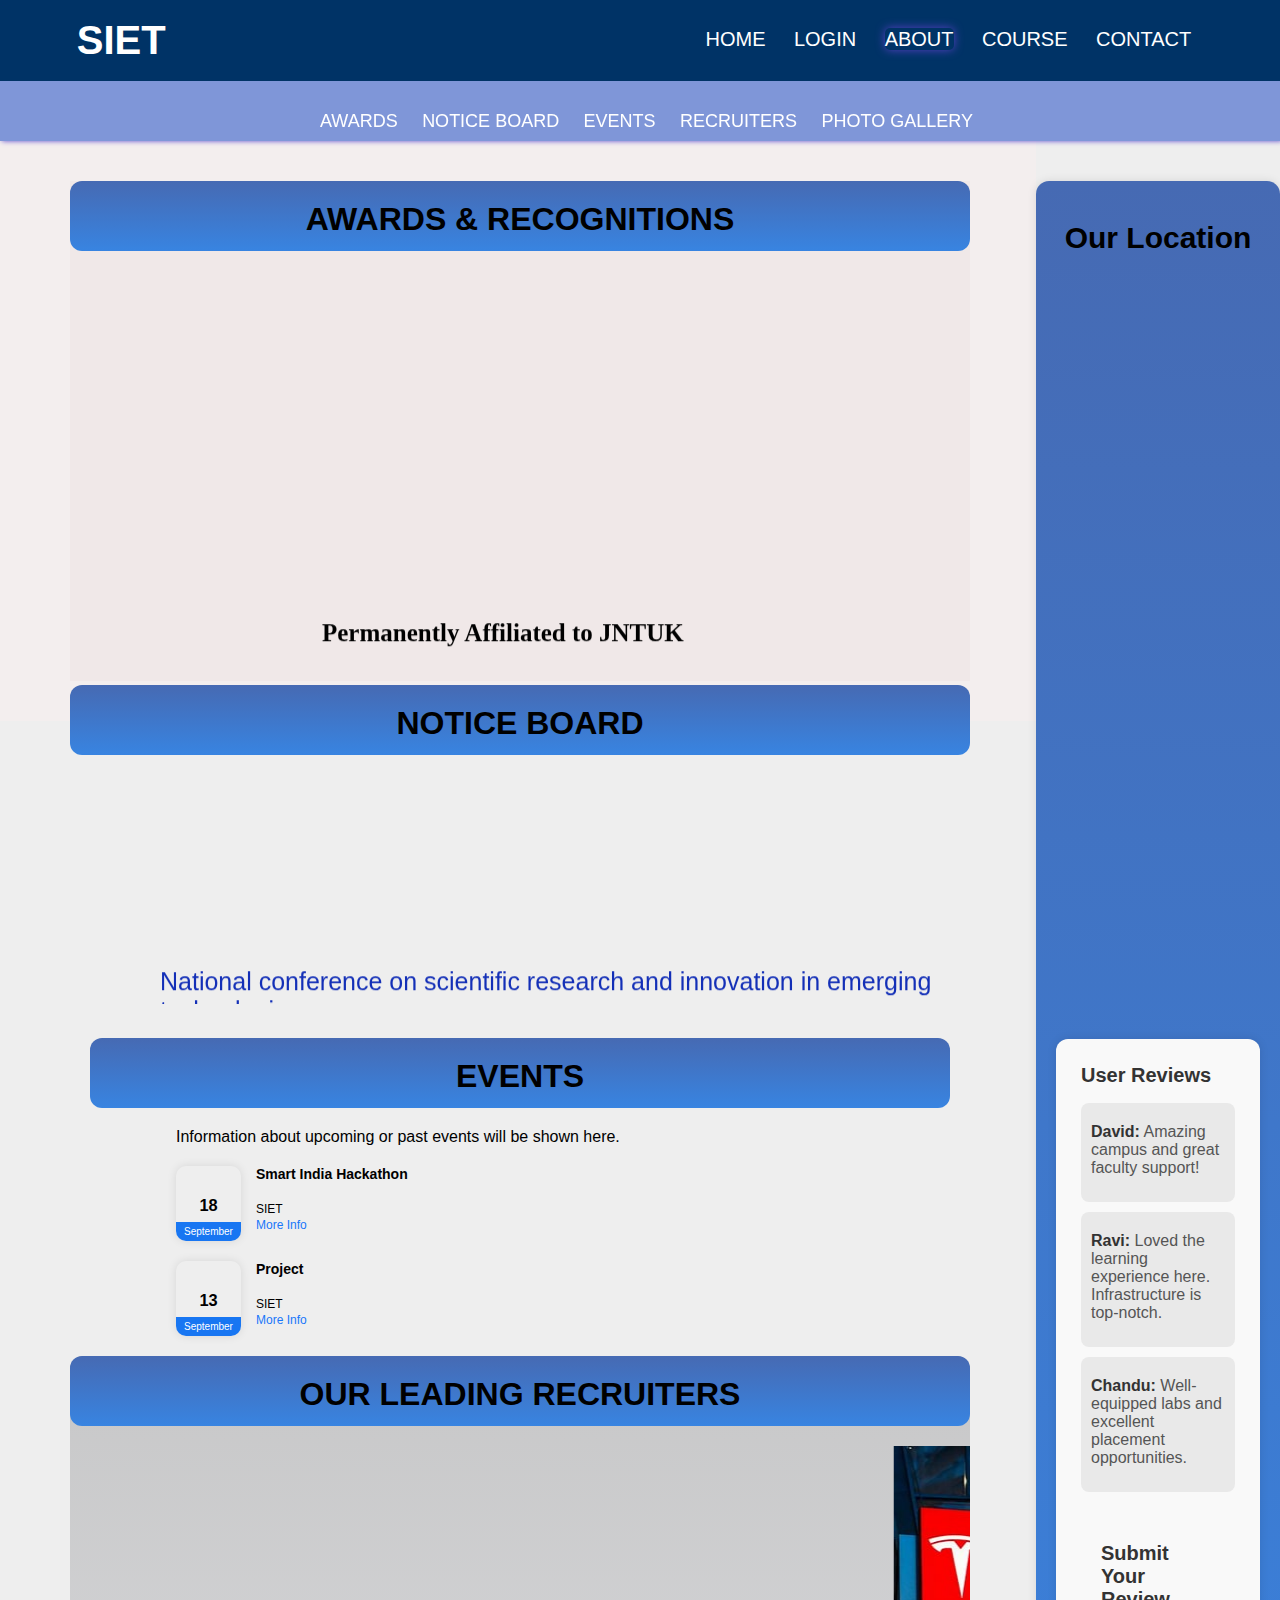
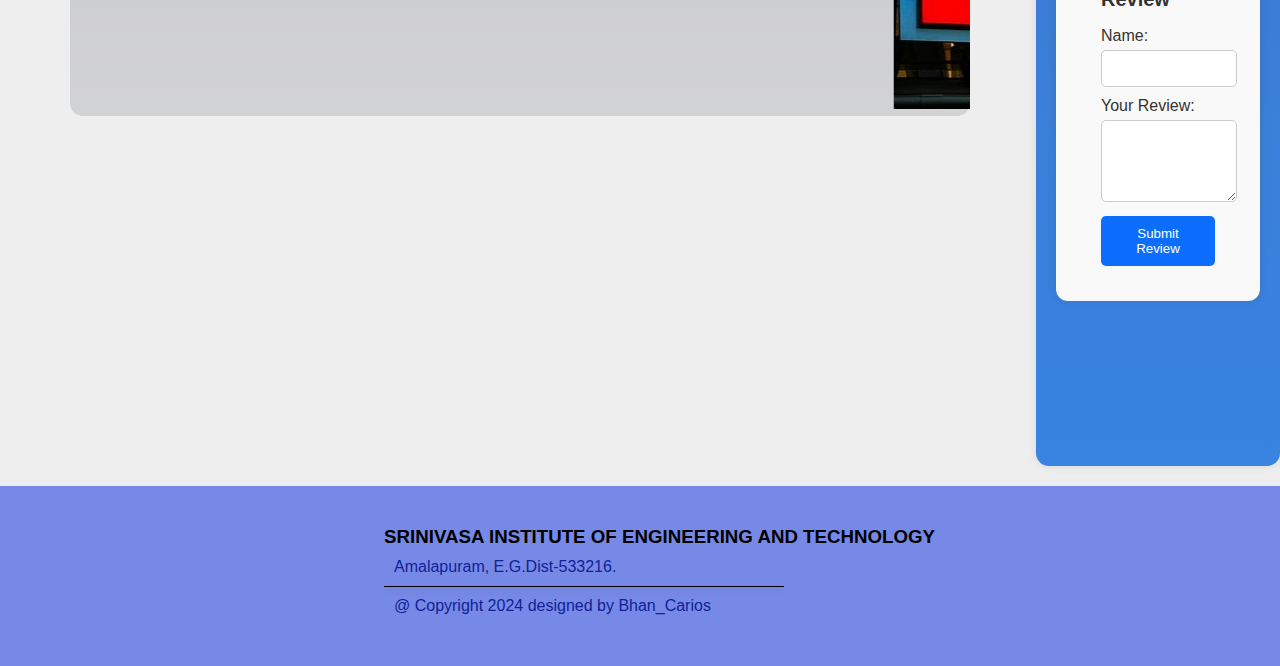
<file: about.html>
<!DOCTYPE html>
<html lang="en">
<head>
    <meta charset="UTF-8">
    <meta name="viewport" content="width=device-width, initial-scale=1.0">
    <title>SIET-ABOUT US</title>
    <link rel="stylesheet" href="aboutstyle.css">
</head>
<body class="bg">
    <section class="sticky">
        <nav class="contact-nav">
            <h1>SIET</h1>
            
            <ul>
                <li><a href="index.html">HOME</a></li>
                <li><a href="login.html">LOGIN</a></li>
                <li><a href="about.html" class="hl">ABOUT</a></li>
                <li><a href="course.html" >COURSE</a></li>
                <li><a href="contact.html">CONTACT</a></li>
            
            </ul>
        </nav>
        <div class="menu">
          
            <ul>
                <li><a href="#awards">AWARDS</a></li>
                <li><a href="#notice board">NOTICE BOARD</a></li>
                <li><a href="#events">EVENTS</a></li>
                <li><a href="#recruting">RECRUITERS</a></li>
                <li><a href="#photo gallery">PHOTO GALLERY</a></li>
            </ul>
        </div>
    </section>
<section class="box"> 
     <div class="left-container">

            <div class="awards" id="awards">
                
                    <h1>AWARDS & RECOGNITIONS</h1>
                

                <marquee behavior="scroll" direction="up" onmouseover="this.stop()" onmouseout="this.start()" height="80%"> 

                   <div class="inner">
                    <div class="img-container">
                        <h3>Permanently Affiliated to JNTUK</h3>
                        <img src="jntuk.png" alt=""  >
                        <p>Permanently Affiliated to jawaharlal Nehru Technological University Kakinada(JNTUK), Kakinada</p>
                        </div>
                        <hr>
                        <div class="img-container2">
                            <h3>Recognied by TCS ION</h3>
                            <img src="tcs.png" alt="">
                            <p >TCS ION Recognied Test center for Online Exams.</p>
                        </div>
                        <hr>
                        <div class="img-container3">
                            <h3>Recognied by UGC</h3>
                            <img src="ugc.png" alt="">
                            <p >Recognized under section "2f & 12B ugc Act"</p>
                        </div>
                        <hr>
                    </div>
                   </div>

                </marquee>
                      
                   

                   <div class="noticeboard">
                  
                    <h1>NOTICE BOARD</h1>
                    <marquee behavior="" direction="up"><div onmouseover="this.stop()" onmouseout="this.start()"class="inner">
                        <p class="blue">National conference on scientific research and innovation in emerging technologies</p>
                        <p>
                            (NCSRINIET-2024) 27th & 28th March 20204. Technology advance in the field of Engineering.The Scope of the conference is to gather scientists. practitioners, members of technical committees to discuss and envision the technological advancements
                        </p>
                        <hr>
                        <p class="blue">CH Lokesh</p>
                        <p>Congratulations CH Lokesh received Gold Medal from JNTUKK as School Topper</p>
                       </div></marquee>
                   </div>
                   <!-- ............events.......... -->
                   <div class="events" id="events"> 
                       <h1 id="events">EVENTS</h1>
                       <div class="inner">
                       <p>Information about upcoming or past events will be shown here.</p>
                       <div class="event">

                        <div class="left-event">
                            <h3>18</h3>
                            <span>September</span>
                        </div>
        
                        <div class="right-event">
                            <h4>Smart India Hackathon</h4>
                            <p><i class="fa-solid fa-location-dot"></i>SIET</p>
                            <a href="#">More Info</a>
                        </div>
        
                    </div>
        
        
                    <div class="event">
        
                        <div class="left-event">
                            <h3>13</h3>
                            <span>September</span>
                        </div>
                        <div class="right-event">
                            <h4>Project</h4>
                            <p><i class="fa-solid fa-location-dot"></i> SIET</p>
                            <a href="#">More Info</a>
                        </div>
        
                    </div>
                </div>
                   </div>
       <!-- ....recruiters -->
                   <div class="recruiters">
                    <h1>OUR LEADING RECRUITERS</h1>
       <marquee behavior="scroll" direction="left" scrollamount="10" class="gap">
       
        <img src="teslalogo.jpeg" alt="">
        <img src="googlelogo.jpeg" alt="">
        <img src="ibmlogo.jpeg" alt="">
        <img src="hcllogo.jpeg" alt="">
        <img src="infosys.jpeg" alt="">
        <img src="tcslogo.jpeg" alt="">
       </marquee>
                   </div>
                 
                   
       
                   <div class="photo-gallery">
       
                   </div> 
       
               </div> 
                
            </div>

              

   <!-- right-container -->
   <div class="right-container">
    <h1>Our Location</h1>
   
    <iframe src="https://www.google.com/maps/embed?pb=!1m18!1m12!1m3!1d3823.142664408256!2d82.0791997749799!3d16.619607684142483!2m3!1f0!2f0!3f0!3m2!1i1024!2i768!4f13.1!3m3!1m2!1s0x3a37f19cb0446ae7%3A0xf63557de04affefe!2sSRINIVASA%20INSTITUTE%20OF%20ENGINEERING%20AND%20TECHNOLOGY!5e0!3m2!1sen!2sin!4v1726132804444!5m2!1sen!2sin" 
    width="100%" 
    height="730"
    style="border:0;"
    allowfullscreen=""
    loading="lazy" 
    referrerpolicy="no-referrer-when-downgrade">
</iframe>

 <!-- Reviews Section -->
 <div class="reviews-section">
    <h2>User Reviews</h2>
    <div id="reviews-list">
        <div class="review">
            <p><strong>David:</strong> Amazing campus and great faculty support!</p>
        </div>
        <div class="review">
            <p><strong>Ravi:</strong> Loved the learning experience here. Infrastructure is top-notch.</p>
        </div>
        <div class="review">
            <p><strong>Chandu:</strong> Well-equipped labs and excellent placement opportunities.</p>
        </div>
    </div>

    <!-- Form for submitting reviews -->
    <div class="review-form">
        <h3>Submit Your Review</h3>
        <form id="reviewForm">
            <label for="name">Name:</label>
            <input type="text" id="name" name="name" required>

            <label for="review">Your Review:</label>
            <textarea id="review" name="review" rows="4" required></textarea>

            <button type="submit">Submit Review</button>
        </form>
    </div>
</div>
</div>
<!-- Reviews Section -->


</section>
<section class="footer">
    <div class="footer-data">
        <h3>SRINIVASA INSTITUTE OF ENGINEERING AND TECHNOLOGY</h3>
    <p>Amalapuram, E.G.Dist-533216.</p>

                <hr>
                <p >@ Copyright 2024 designed by Bhan_Carios</p>
    </div>
</section>
</body>
</html>
</file>
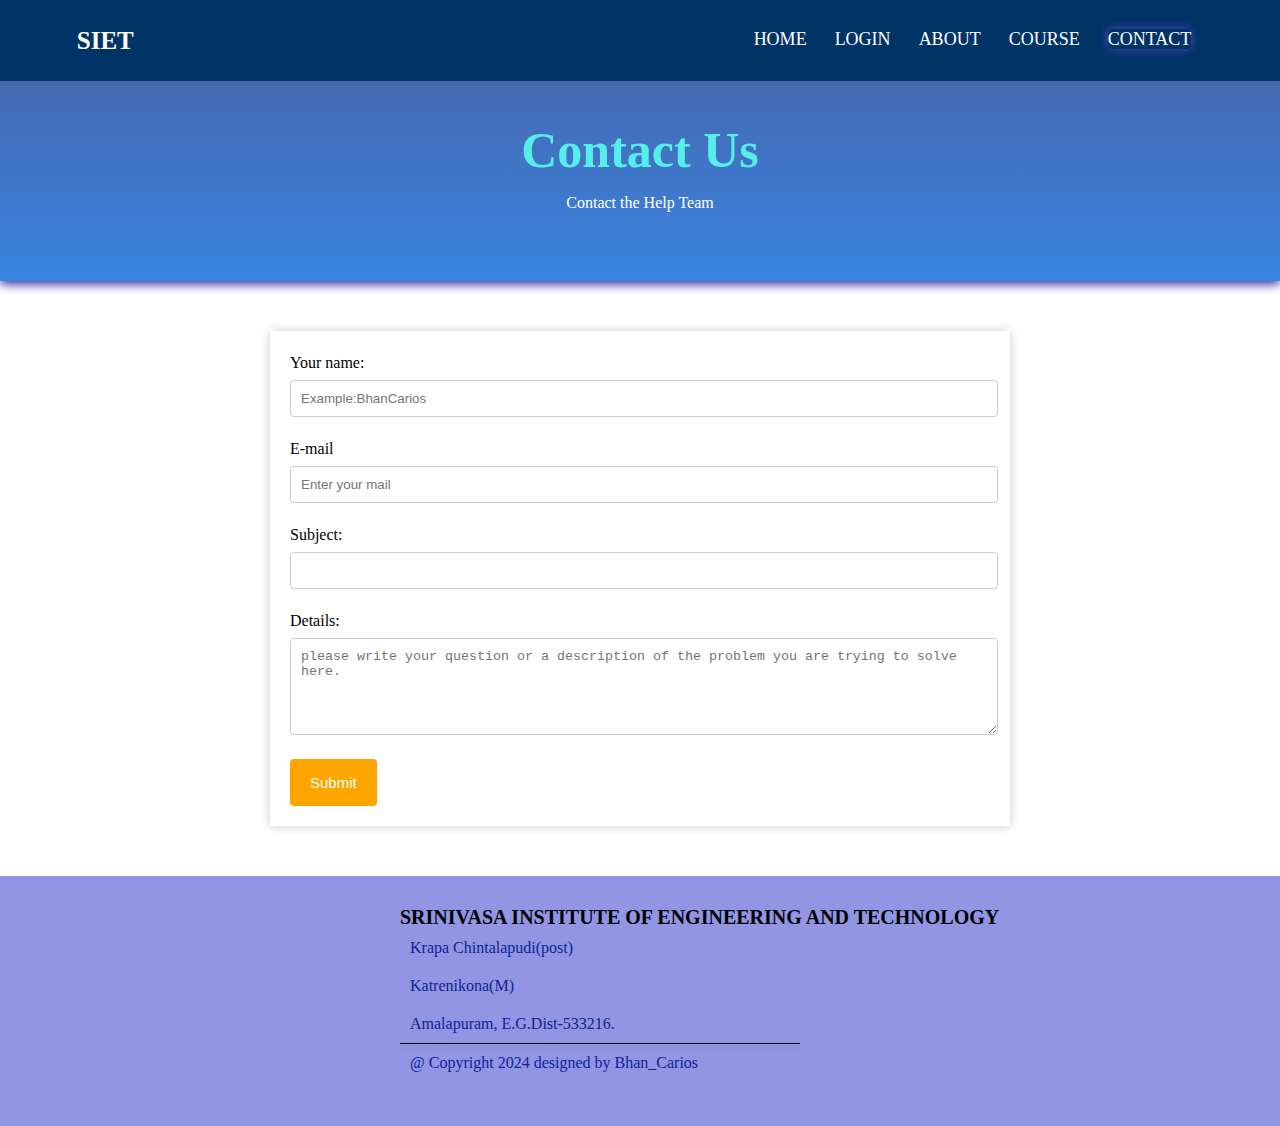
<file: contact.html>
<!DOCTYPE html>
<html lang="en">
<head>
    <meta charset="UTF-8">
    <meta name="viewport" content="width=device-width, initial-scale=1.0">
    <title>contact form</title>
    <link rel="stylesheet" href="contactstyle.css">
</head>
<body>
    
     <section>
        <nav class="contact-nav">
            <h1>SIET</h1>
            <ul>
                <li><a href="index.html">HOME</a></li>
                <li><a href="login.html">LOGIN</a></li>
                <li><a href="about.html">ABOUT</a></li>
                <li><a href="course.html">COURSE</a></li>
                <li><a href="contact.html" class="hl">CONTACT</a></li>
            
            </ul>
        </nav>
        <div class="row">
            <h1>Contact Us</h1>
            <p>Contact the Help Team</p>
        </div>
    </section>
    <section>
        <div class="contact-form">
            <form  action="https://getform.io/f/ajjermva" method="POST" enctype="multipart/form-data">
                
                <label for="name">Your name:</label>
                <input type="text" id="name" name="name" placeholder="Example:BhanCarios" required>
                <label for="email">E-mail</label>
                <input type="email" id="email" name="email" placeholder="Enter your mail" required>
                <label for="subject">Subject:</label>
                <input type="text" id="subject" name="subject" required>
                <label for="details">Details:</label>
                <textarea name="details " id="details" rows="5" placeholder="please write your question or a description of the problem you are trying to solve here." required></textarea>
                <!-- <label for="certificates" id="certificates" name="certificates" >Certificates</label>
                <input type="file"name="file"> -->
                <button type="submit" name="submit">Submit</button>
            </form>
        </div>
        <div class="footer">
            <div class="footer-data">
                
                <H3 class="srin">SRINIVASA INSTITUTE OF ENGINEERING AND TECHNOLOGY</H3>
              <p>Krapa Chintalapudi(post)</p>
              <p>Katrenikona(M)</p>
              <p>Amalapuram, E.G.Dist-533216.</p>

                <hr>
                <p >@ Copyright 2024 designed by Bhan_Carios</p>
            </div>
        </div>
    </section>
    
</body>
</html>
</file>
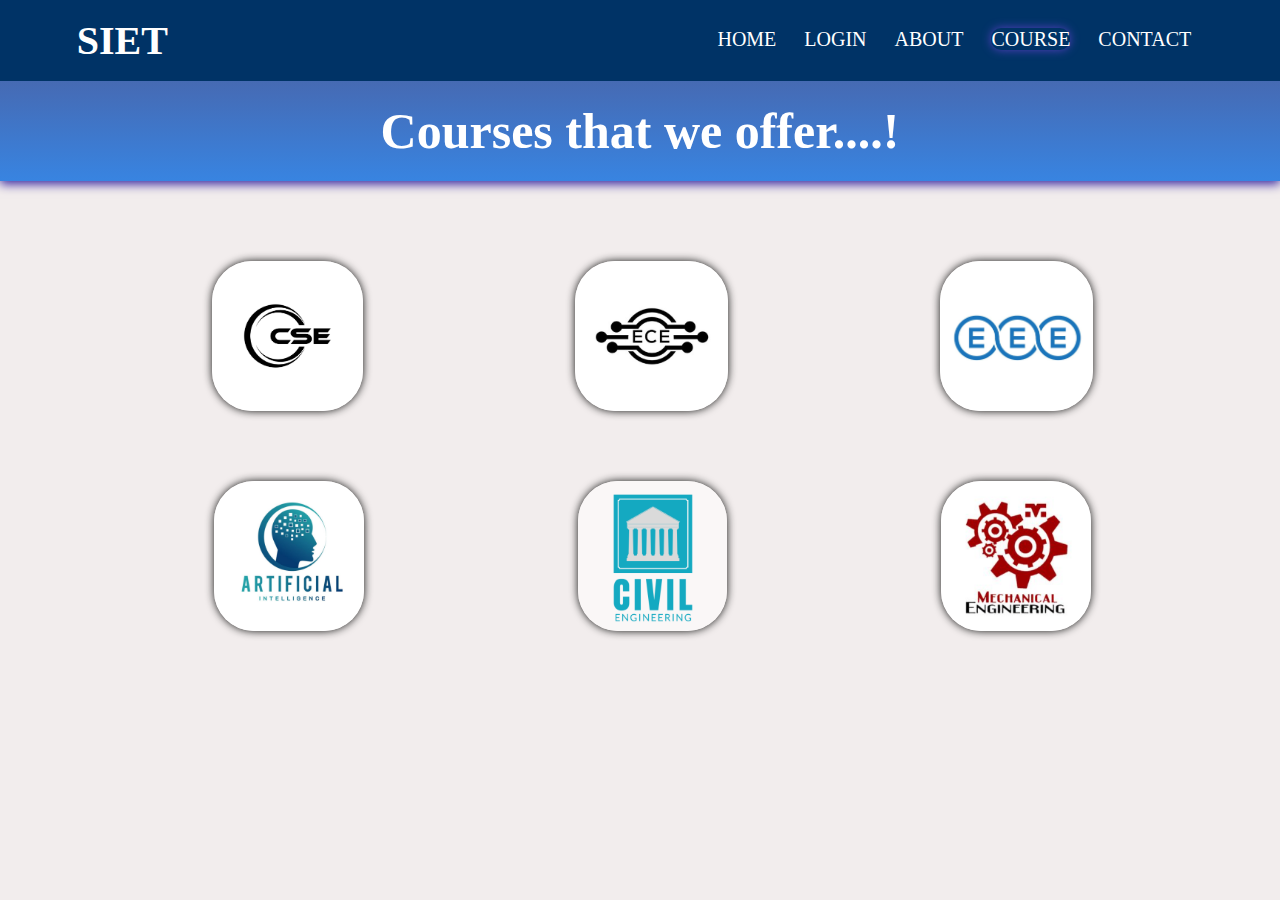
<file: course.html>
<!DOCTYPE html>
<html lang="en">
<head>
    <meta charset="UTF-8">
    <meta name="viewport" content="width=device-width, initial-scale=1.0">
    <title>SIET-ABOUT US</title>
    <link rel="stylesheet" href="coursestyle.css">
</head>
<body >
    <section>
        <nav class="contact-nav">
            <h1>SIET</h1>
            <ul>
                <li><a href="index.html">HOME</a></li>
                <li><a href="login.html">LOGIN</a></li>
                <li><a href="about.html">ABOUT</a></li>
                <li><a href="course.html" class="hl">COURSE</a></li>
                <li><a href="contact.html">CONTACT</a></li>
            
            </ul>
        </nav>
        <div class="title">
            <h1>Courses that we offer....!</h1>
        </div>
    </section>
    <section>
        <div class="container">
            <div class="pack">
             
             
             <a href="courses/cse.html" style="text-decoration: none;"><img src="cse.png"></a>
            </div>
            <div class="pack">
                
                
                <a href="courses/ece.html" style="text-decoration: none;"><img src="ece.png"></a>
               </div>
               <div class="pack">
               
                
                <a href="courses/eee.html" style="text-decoration: none;"> <img src="eee.png"></a>
               </div>
        </div>




        <div class="container">
            <div class="pack">
            
             
             <a href="courses/aiml.html" style="text-decoration: none;"><img src="aiml.png"></a>
            </div>
            <div class="pack">
                
               
                <a href="courses/civil.html" style="text-decoration: none;"><img src="civil.png"></a>
               </div>
               <div class="pack">
                
                
                <a href="courses/mech.html" style="text-decoration: none;"><img src="mech.png"></a>
               </div>
        </div>

    </section>
</body>
</html>
</file>
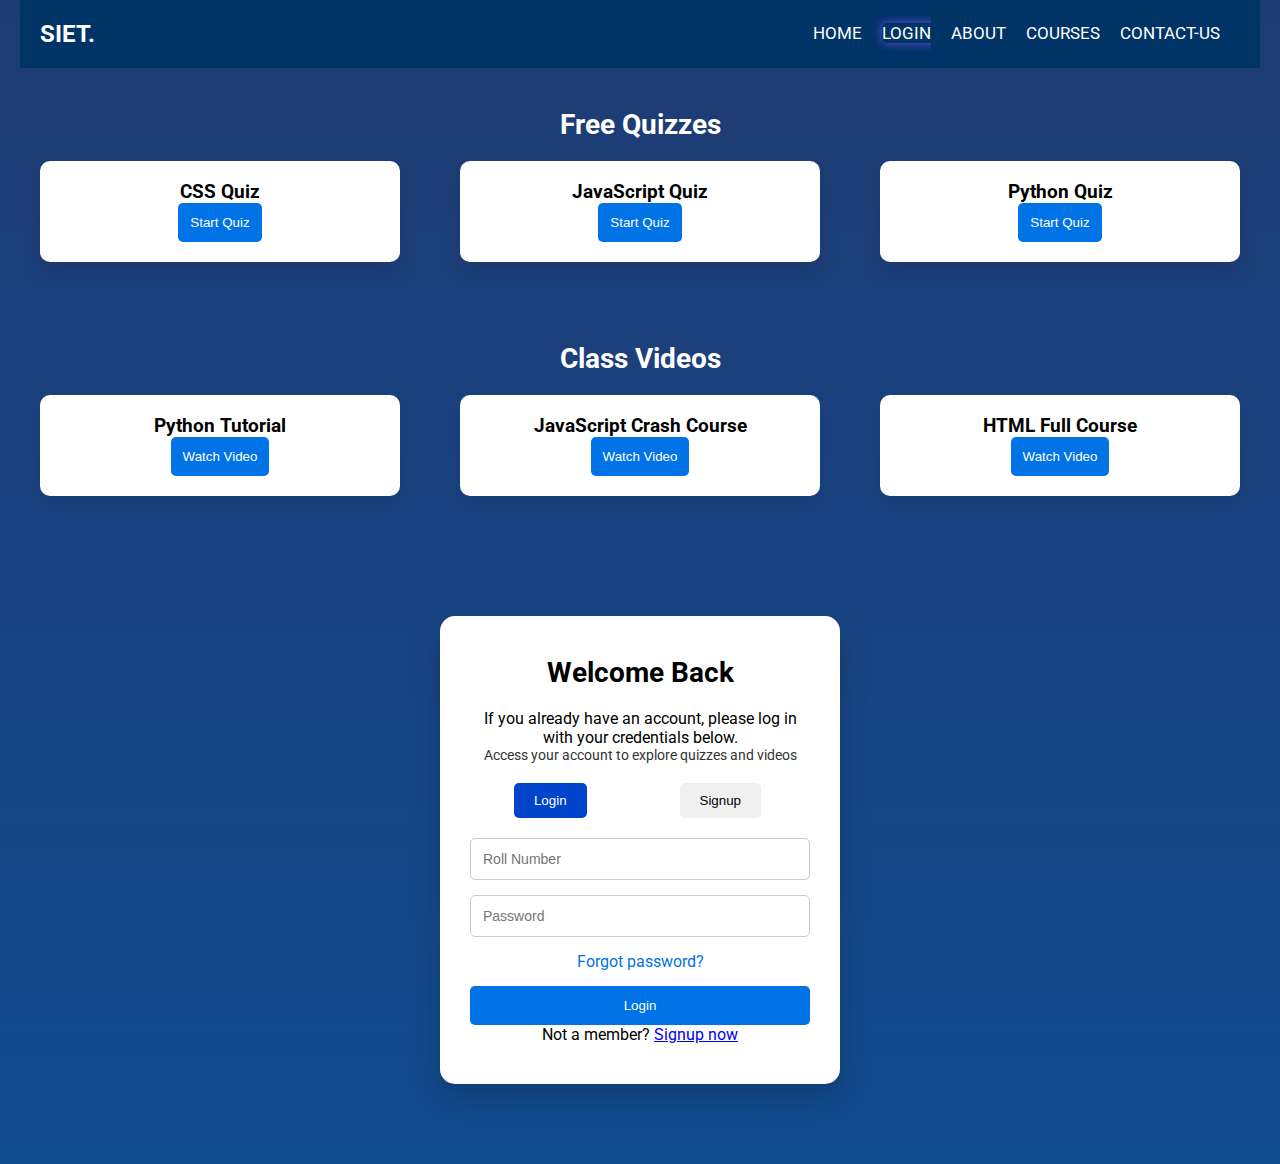
<file: login.html>
<!DOCTYPE html>
<html lang="en">
<head>
  <meta charset="UTF-8">
  <meta name="viewport" content="width=device-width, initial-scale=1.0">
  <title>Login Form</title>
  <link rel="stylesheet" href="loginstyle.css">
  <link href="https://fonts.googleapis.com/css2?family=Roboto:wght@400;500;700&display=swap" rel="stylesheet">
</head>
<body>
  <!-- Navigation Bar -->
  <nav class="navbar">
    <div class="logo">SIET.</div>
    <ul class="nav-links">
      <li><a href="index.html">HOME</a></li>
      <li><a href="#login-section" class="light">LOGIN</a></li>
      <li><a href="about.html">ABOUT</a></li>
      <li><a href="course.html">COURSES</a></li>
      <li><a href="contact.html">CONTACT-US</a></li>
    </ul>
  </nav>

  <!-- Quizzes Section -->
  <section id="quizzes-section" class="section">
    <h2>Free Quizzes</h2>
    <div class="card-container">
      <div class="resource-card">
        <h3>CSS Quiz</h3>
        <button class="btn-secondary" onclick="window.location.href='https://www.w3schools.com/quiztest/quiztest.asp?qtest=CSS'">Start Quiz</button>
      </div>
      <div class="resource-card">
        <h3>JavaScript Quiz</h3>
        <button class="btn-secondary" onclick="window.location.href='https://www.geeksforgeeks.org/quiz-corner-gq/'">Start Quiz</button>
      </div>
      <div class="resource-card">
        <h3>Python Quiz</h3>
        <button class="btn-secondary" onclick="window.location.href='https://www.tutorialspoint.com/python/python_online_quiz.htm'">Start Quiz</button>
      </div>
    </div>
  </section>

  <!-- Videos Section -->
  <section id="videos-section" class="section">
    <h2>Class Videos</h2>
    <div class="card-container">
      <div class="resource-card">
        <h3>Python Tutorial</h3>
        <button class="btn-secondary" onclick="window.location.href='https://www.youtube.com/watch?v=rfscVS0vtbw'">Watch Video</button>
      </div>
      <div class="resource-card">
        <h3>JavaScript Crash Course</h3>
        <button class="btn-secondary" onclick="window.location.href='https://www.youtube.com/watch?v=jS4aFq5-91M'">Watch Video</button>
      </div>
      <div class="resource-card">
        <h3>HTML Full Course</h3>
        <button class="btn-secondary" onclick="window.location.href='https://www.youtube.com/watch?v=PKwu15ldZ7k'">Watch Video</button>
      </div>
    </div>
  </section>

  <!-- Login Section -->
  <section id="login-section" class="section">
    <div class="login-box">
      <h2>Welcome Back</h2>
      <p>If you already have an account, please log in with your credentials below.</p>
      <p class="subtitle">Access your account to explore quizzes and videos</p>
      <div class="tabs">
        <button class="tab active" onclick="showLogin()">Login</button>
        <button class="tab" onclick="showSignup()">Signup</button>
      </div>
      <form id="loginForm" class="form active">
        <input type="text" id="rollNumber" placeholder="Roll Number" required>
        <input type="password" id="password" placeholder="Password" required>
        <a href="#" class="forgot-password">Forgot password?</a>
        <button type="submit" class="btn-primary">Login</button>
      </form>
      <form id="signupForm" class="form">
        <input type="text" placeholder="Full Name" required>
        <input type="email" placeholder="Email Address" required>
        <input type="password" placeholder="Password" required>
        <button type="submit" class="btn-primary">Signup</button>
      </form>
      <p>Not a member? <a href="#" onclick="showSignup()">Signup now</a></p>
    </div>
  </section>

  <script src="script.js"></script>
</body>
</html>
</file>
<file: aboutstyle.css>
*{
    margin:0;
    padding: 0;
   
}
.hl{
   
    border: none;
    border-radius: 5px;
    box-shadow: 0px 0px  10px #5541c5 ;
    
}

body{
    background-color: #eee;
    
}
.sticky{
    position:sticky;
    top:0; left:0; right:0;
    Z-index: 1000;
}
/* contact us */
nav{
    display: flex;
    padding: 2% 6%;
    justify-content: space-between;
    align-items: center;
    position: sticky;
    top:0; left:0; right:0;
    Z-index: 1000;
}
.contact-nav{
    flex: 1;
    text-align: right;
    background-color: #003366;
    /* background-color: rgb(39, 135, 219); */
    height: 30px;
   
}

.contact-nav ul li{
    list-style: none;
    display: inline-block;
    padding: 8px 12px;
}

.contact-nav ul li a{
    text-decoration: none;
    color: #fff;
    font-size: 20px;
    
}

.contact-nav h1{
    color: #fff;
    font-size: 40px;

}

.contact-nav ul li::after{
    content: ' ';
    width: 0%;
    height: 2px;
    background-color: #fff;
    display: block;
    margin: auto;
    transition: 0.5s;
}

.contact-nav ul li:hover::after{
    width: 100%;

}
body {
    margin: 0;
    font-family: Arial, sans-serif;
}

.container {
    display: flex;
    height: 100vh;
}

/* menu bar */
.menu {
   flex: 1;
   
    background-color: #7f96d8;
   
    box-shadow: 2px 0 5px #5f4bd1;
    height: 60px;
    display: flex;
    justify-content: space-between;
    align-items: center;
    
    
}

.menu ul {
    padding: 8px 10px;
   margin-left: 250px;
}

.menu ul li {
    list-style: none;
    display: inline-block;
    padding: 6px 10px;
}

.menu ul li a {
    text-decoration: none;

    color: #fff;
    font-size: 18px;
    display: block;
    transform: translate(50px,10px);
    transition: transform 0.3s ease-in;
}

.menu ul li a:hover {
   
    border: none;
    border-radius: 5px;
    box-shadow: 0px 10px  10px #5f549b;
}

.box{
    width:100%;
    display: flex;
    background-color: #eee;
}
.left-container{
    width: 70%;
    padding: 40px 70px;
    height:fit-content;
    background-color: #f3eeee;
}

.awards{
    height: 500px;
    width:900px;
    background-color: #f0e8e8;
    cursor: pointer;
}

.awards h1{
    height: 50px;
    background: linear-gradient(to bottom, #466ab3, #3884e1);
    width:auto;
    display: flex;
    justify-content: center;
    border-radius: 12px;
    padding-top: 20px;
}

.img-container{
    justify-content: center;
    
}

.inner{
    display: block;
    justify-content: center;
    margin-left: 10%;
    
   cursor: pointer;
}
.img-container h3{
    margin-left: 20%;
    font-size: 25px;
    font-family:'Times New Roman', Times, serif ;
    margin-top: 20px;
    margin-bottom: 20px;
}
.img-container img{
    display: flex;
    height: 250px;
    margin-left: 200px;
    margin-bottom: 20px;
}

.img-container p{
    margin-left: 50px;
}
.img-container2 h3{
    margin-left: 23%;
    font-size: 25px;
    font-family:'Times New Roman', Times, serif ;
    margin-top: 20px;
    margin-bottom: 20px;
}
.img-container3 h3{
    margin-left: 26%;
    font-size: 25px;
    font-family:'Times New Roman', Times, serif ;
    margin-top: 20px;
    margin-bottom: 20px;
}
.img-container2 img{
    display: flex;
    height: 250px;
    margin-left: 200px;
    margin-bottom: 20px;
}
.img-container3 img{
    display: flex;
    height: 250px;
    margin-left: 200px;
    margin-bottom: 20px;
}
.img-container2 p{
    margin-left: 120px;
}
.img-container3 p{
    margin-left: 190px;
}
.inner hr{
    margin-top: 8px;
    background-color: #333;
}
.noticeboard{
    margin-top: 30px;
    margin-bottom: 30px;
    
}
.noticeboard p{
    font-size: 20px;
    margin-top: 15px;
    font-family: 'Lucida Sans', 'Lucida Sans Regular', 'Lucida Grande', 'Lucida Sans Unicode', Geneva, Verdana, sans-serif;
}

.noticeboard .blue{
    color: #132fb7;
    font-size: 25px;
}
.events{
    margin: 20px;
    cursor: pointer;
}
.event{
    display: flex;
    font-size: 14px;
    margin-bottom:20px;
    margin-top: 20px;
}
.left-event{
    border-radius: 10px;
    height:65px;
    width:65px;
    margin-right:15px;
    padding-top: 10px;
    text-align: center;
    position: relative;
    overflow: hidden;
    box-shadow: 0 0 10px rgba(0,0,0,0.1);
}
.event p{
    font-size: 12px;
}
.event a{
    font-size: 12px;
    text-decoration: none;
    color:#1876fa;
}
.left-event span{
    position: absolute;
    bottom: 0;
    left:0;
    width:100%;
    background: #1876f2;
    color:#fff;
    font-size:10px;
    padding: 4px 0;
}
.events p{
    margin-top: 20px;
}

.recruiters{
    height: 360px;
    margin-top: 10px;
    cursor: pointer;
    border-radius: 13px;
    background-image: linear-gradient(rgba(183, 183, 184, 0.7),rgba(198, 199, 202, 0.7));
}
.recruiters .gap{
    margin-top: 20px;
}
.recruiters img{
    margin-left:10px;
}

/* .......right-container......... */


.right-container h1{
    
   display: flex;
   justify-content: center;
   padding-top: 20px;
   padding-bottom: 20px;
   font-size: 30px;
   
}



/* hiohawniv */
.right-container {
    width: 40%;
    border-radius: 13px;
    margin-top: 40px;
    background: linear-gradient(to bottom, #466ab3, #3884e1);
    height: 205vh;
    padding: 20px;
    box-shadow: 0px 0px 10px rgba(0, 0, 0, 0.1);
    display: block;
    flex-direction: column;
    justify-content: space-between;
    overflow-y: auto;
}
iframe{
    border-radius: 14px;
}
/* Reviews Section Styling */
.reviews-section {
    margin-top: 30px;
    background-color: #f9f9f9;
    border-radius: 12px;
    padding: 25px;
    box-shadow: 0 0 10px rgba(0, 0, 0, 0.1);
}

.reviews-section h2, .review-form h3 {
    font-size: 20px;
    color: #333;
    margin-bottom: 16px;
}

.review {
    background-color: #e9e9e9;
    padding: 10px;
    border-radius: 8px;
    margin-bottom: 10px;
}

.review p {
    font-size: 16px;
    color: #555;
    margin-top: 10px;
    margin-bottom: 15px;
}

.review strong {
    color: #333;
}

/* Review Form Styling */
.review-form {
    margin-top: 20px;
    padding: 10px 20px;
}

.review-form label {
    font-size: 16px;
    display: block;
    margin-bottom: 5px;
    color: #333;
}

.review-form input, .review-form textarea {
    width: 100%;
    padding: 10px;
    margin-bottom: 10px;
    border: 1px solid #ccc;
    border-radius: 5px;
}

.review-form button {
    padding: 10px 20px;
    background-color: #0d6efd;
   
    color: #fff;
    border: none;
    border-radius: 5px;
    cursor: pointer;
}

.review-form button:hover {
    background-color:#8e7fe0 ;
}

.footer{
    
    height: 20vh;
    width: 100%;
    background-color: rgba(59, 87, 226, 0.67);
    margin-top: 20px;
    justify-content: center;
    align-items: center;
}
 section h3{
    margin-top: 20px;
}
.footer p{
    color: rgb(16, 34, 149);
    padding: 10px;
}

.footer hr{
    width: 400px;
    height: 1px;
    border: none;
    background-color: #000;
    box-shadow: 0px 4px 6px rgba(0, 0, 0, 0.2);
}
.footer-data{
    margin-left: 30%;
   padding-top: 20px;
    align-items: center;
    justify-content: center;
}
/* Base Styles (unchanged for desktop) */
* {
    margin: 0;
    padding: 0;
}

body {
    margin: 0;
    font-family: Arial, sans-serif;
    background-color: #eee;
}

/* Container Flexbox for Layout */
.container {
    display: flex;
    flex-direction: column;
    height: 100vh;
}

/* Sticky Navigation */
nav {
    display: flex;
    padding: 2% 6%;
    justify-content: space-between;
    align-items: center;
    background-color: #003366;
    z-index: 1000;
}

/* Navigation List Items */
.contact-nav ul li {
    list-style: none;
    display: inline-block;
    padding: 8px 12px;
}

.contact-nav ul li a {
    text-decoration: none;
    color: #fff;
    font-size: 20px;
}

/* Mobile Responsive Media Query */
@media (max-width: 768px) {
    /* Adjust Navigation Bar */
    nav {
        flex-direction: column;
        padding: 1% 4%;
    }

    .contact-nav ul {
        display: flex;
        flex-wrap: wrap;
        justify-content: center;
        padding: 0;
    }

    .contact-nav ul li {
        margin: 5px 10px;
    }

    /* Adjust Menu Bar */
    .menu {
        flex-direction: column;
        padding: 10px;
        box-shadow: none;
        background-color: #003366;
    }

    .menu ul {
        display: flex;
        flex-direction: column;
        margin: 0;
        padding: 0;
    }

    .menu ul li {
        margin: 5px 0;
        text-align: center;
    }

    .menu ul li a {
        font-size: 16px;
        padding: 10px;
        color: #fff;
        transform: none;
    }

    /* Adjust Left Container */
    .left-container {
        width: 100%;
        padding: 20px;
    }

    /* Adjust Awards Section */
    .awards {
        width: 100%;
    }

    .img-container img {
        width: 90%;
        height: auto;
        margin: 0 auto;
    }

    /* Adjust Notice Board */
    .noticeboard {
        margin: 20px 0;
    }

    /* Adjust Events Section */
    .events {
        margin: 20px 0;
    }

    /* Adjust Recruiters Section */
    .recruiters {
        width: 100%;
        margin: 20px 0;
    }

    .recruiters img {
        width: 50px;
        height: auto;
        margin: 5px;
    }

    /* Right Container Adjustments */
    .right-container {
        width: 100%;
        height: auto;
        padding: 10px;
        margin-top: 20px;
    }

    iframe {
        width: 100%;
        height: 300px;
    }

    /* Footer Adjustments */
    .footer {
        height: auto;
        padding: 10px;
        text-align: center;
    }

    .footer hr {
        width: 80%;
        margin: 10px auto;
    }
}

/* Menu Hover Effect */
.menu ul li a:hover {
    border: none;
    border-radius: 5px;
    box-shadow: 0px 10px 10px #5f549b;
}

/* Footer Styling */
.footer {
    background-color: rgba(59, 87, 226, 0.67);
    margin-top: 20px;
    justify-content: center;
    align-items: center;
}

.footer p {
    color: rgb(16, 34, 149);
    padding: 10px;
}

.footer-data {
    margin-left: 30%;
    padding-top: 20px;
    align-items: center;
    justify-content: center;
}
</file>
<file: contactstyle.css>
*{
    margin:0;
    padding: 0;
   
}
.hl{
   
    border: none;
    border-radius: 5px;
    box-shadow: 0px 0px  10px #5a45d0 ;
    
}
/* contact us */
nav{
    display: flex;
    padding: 2% 6%;
    justify-content: space-between;
    align-items: center;
}
.contact-nav{
    flex: 1;
    text-align: right;
    background-color: #003366;
    /* background-color: #9183e1; */
    height: 30px;
    position:sticky;
    top:0; left:0; right:0;
    Z-index: 1000;
}

.contact-nav ul li{
    list-style: none;
    display: inline-block;
    padding: 8px 12px;
}

.contact-nav ul li a{
    text-decoration: none;
    color: #fff;
    font-size: 18px;
    
}

.contact-nav h1{
    color: #ffffff;
    font-size: 25px;

}

.contact-nav ul li::after{
    content: ' ';
    width: 0%;
    height: 2px;
    background-color: #fff;
    display: block;
    margin: auto;
    transition: 0.5s;
}

.contact-nav ul li:hover::after{
    width: 100%;

}
.row{
    background: linear-gradient(to bottom, #466ab3, #3884e1);
    /* background-color: #7463d4; */
    box-shadow: 0px 3px  10px #33209d;
    height: 200px;
    text-align: center;
    justify-content: center;
    
}
.row h1{
    color: rgb(85, 238, 233);
    padding-top: 40px;
    font-size: 50px;
}


.row p{
    color: #fff;
    padding-top: 15px;
}

.contact-form{
    background-color: #ffffff;
    padding: 20px;
    max-width: 700px;
    margin: 50px auto;
    box-shadow: 0 0 10px rgba(0,0,0,0.2);
    
}

.contact-form label{
    display: block;
    margin-bottom: 8px;
    margin-top: 3px;
}

.contact-form input ,textarea{
    width:98%;
    padding:10px;
    margin-bottom: 20px;
    border: 1px solid #cccccc;
    border-radius: 4px;
}

.contact-form button{
    background-color: #ffa500;
    color:#ffffff;
    border: none;
    padding: 15px 20px;
    cursor:pointer;
    font-size: 15px;
    border-radius: 4px;
    
}

.contact-form button:hover{
    background-color: #ff8c00;
}

.footer{
    height: 250px;
    background-color: rgba(91, 97, 215, 0.67);
    padding-left: 400px;
    
   

}
.footer-data{
    padding-top: 30px;
}

.srin{
    font-size: 20px;

}
.footer-data p{
    color: rgb(16, 34, 149);
    padding: 10px;
}

.footer-data hr{
    width: 400px;
    height: 1px;
    border: none;
    background-color: #000;
    box-shadow: 0px 4px 6px rgba(0, 0, 0, 0.2);
}
</file>
<file: coursestyle.css>
*{
    margin:0;
    padding: 0;
   
}
.hl{
   
    border: none;
    border-radius: 10px;
    box-shadow: 0px 0px  10px #5340c0 ;
    
}
body{
    background-color: #f2eded;
    
}
/* contact us */
nav{
    display: flex;
    padding: 2% 6%;
    justify-content: space-between;
    align-items: center;
}
.contact-nav{
    flex: 1;
    text-align: right;
    background-color: #003366;
    /* background-color: #8373dd; */
    height: 30px;
    position:sticky;
    top:0; left:0; right:0;
    Z-index: 1000;
}

.contact-nav ul li{
    list-style: none;
    display: inline-block;
    padding: 8px 12px;
}

.contact-nav ul li a{
    text-decoration: none;
    color: #fff;
    font-size: 20px;
    
}

.contact-nav h1{
    color: #fff;
    font-size: 40px;

}

.contact-nav ul li::after{
    content: ' ';
    width: 0%;
    height: 2px;
    background-color: #fff;
    display: block;
    margin: auto;
    transition: 0.5s;
}

.contact-nav ul li:hover::after{
    width: 100%;

}
.title{
    /* background-color: rgba(90, 162, 209, 0.941); */
    /* background-color: #f4f4f4; */
    /* background-color: #9d93d8; */
    /* box-shadow: 2px 0 5px rgba(0, 0, 0, 0.1); */
    background: linear-gradient(to bottom, #466ab3, #3884e1);
    box-shadow: 0px 3px  10px #33209d;
    height: 100px;
    display: flex;
    align-items: center;
    justify-content: center;
    color: #fff;
    /* animation: glow 3s infinite alternate; */
    margin-bottom: 50px;
}






.title h1{
    font-size: 50px;
}
@keyframes glow{
    0%{
        color:yellow;
        

    }
    50%{
        color:rgb(2, 26, 6)
    }
    100%{
        color:rgb(210, 8, 45);
        
    }
}



.container{

    display: flex;
    align-items: center;
    justify-content: space-evenly;
    margin-top: 40px;
    margin-bottom: 40px;
 }
 
 .pack{
     /* height: 310px;
     width: 200px;
     
     background-color:  rgba(142, 176, 199, 0.941);
     border-top-left-radius: 50px;
     border-top-right-radius: 50px;
     border-bottom-left-radius: 40px;
     border-bottom-right-radius: 40px;
     box-shadow: 0 0 8px #00ffea; */
     /* box-shadow: 0px 4px 6px rgba(0, 0, 0, 0.2); */
     position: relative;
     display: inline-block;
    }

.pack:hover img {
    animation: waveShadow 1.5s infinite ease-in-out;
    /* transition-duration: 2s;
    
    background-color: rgb(59, 95, 111);
    box-shadow: 0 0 40px #00ffea, 0 0 48px #2defdf; */
    /* height: 210px;
     width: 200px;
     transition-duration: 2s;
     background-color:  rgba(142, 176, 199, 0.941);
     border-top-left-radius: 50px;
     border-top-right-radius: 50px;
     border-bottom-left-radius: 40px;
     border-bottom-right-radius: 40px;
     box-shadow: 0 0 8px #00ffea; */
     
}
 .container img{
    height: 150px;
    display: flex;
    margin-top: 30px;
    margin-left: 25px;
    border-radius: 40px;
    box-shadow: 0 0 8px #111211;
    transition: all 0.4s ease-in-out;
    position:relative;
    z-index: 1;
 }

@keyframes waveShadow {
    0%{
        box-shadow: 0px 10px 15px rgba(0,0,0,0.3);
    }
    25%{
        box-shadow: -10px 20px 25px rgba(0,0,0,0.4);
    }
    /* 50%{
        box-shadow: 0px 30px 35px rgba(0,0,0,0.4);
    }
    75%{
        box-shadow: 10px 20px 25px rgba(0,0,0,0.3); 
    }*/
    /* 100%{
        box-shadow: 0px 10px 15px rgba(0, 0, 0, 0.2);
    } */
}
</file>
<file: loginstyle.css>
/* Reset default styling */
* {
    margin: 0;
    padding: 0;
    box-sizing: border-box;
}

body {
    font-family: 'Roboto', sans-serif;
    background: linear-gradient(to bottom, #1f3b73, #124c91);
    color: #fff;
    padding: 0 20px;
}

.light {
    border: none;
    border-radius: 5px;
    box-shadow: 0px 0px 10px #664fe8;
}

/* Navigation Bar */
.navbar {
    width: 100%;
    padding: 20px;
    background-color: #003366;
    display: flex;
    justify-content: space-between;
    align-items: center;
}

.logo {
    font-size: 24px;
    font-weight: bold;
    color: white;
}

.nav-links {
    list-style: none;
    display: flex;
}

.nav-links li {
    margin-right: 20px;
}

.nav-links a {
    color: white;
    text-decoration: none;
    font-size: 17px;
}

.nav-links a::after {
    content: ' ';
    width: 0%;
    height: 2px;
    background-color: #fff;
    display: block;
    margin: auto;
    transition: 0.5s;
}

.nav-links a:hover::after {
    width: 100%;
}

/* Section Styling */
.section {
    padding: 40px 0;
    text-align: center;
    width: 100%;
}

h2 {
    font-size: 28px;
    margin-bottom: 20px;
}

/* Animations */
@keyframes fadeInUp {
    from {
        opacity: 0;
        transform: translateY(30px);
    }
    to {
        opacity: 1;
        transform: translateY(0);
    }
}

/* Card Layout for Quizzes and Videos */
.card-container {
    display: flex;
    justify-content: space-between;
    flex-wrap: wrap;
    gap: 20px;
    max-width: 1200px;
    margin: 0 auto;
}

.resource-card {
    background-color: white;
    padding: 20px;
    border-radius: 10px;
    box-shadow: 0 10px 20px rgba(0, 0, 0, 0.1);
    flex: 1;
    min-width: 280px;
    max-width: 30%;
    text-align: center;
    color: black;
    transition: transform 0.3s ease, box-shadow 0.3s ease;
}

.resource-card:hover {
    transform: translateY(-10px);
    box-shadow: 0 15px 30px rgba(0, 0, 0, 0.2);
}

/* Button Styling */
button.btn-primary,
button.btn-secondary {
    background-color: #0073e6;
    color: white;
    padding: 12px;
    border: none;
    border-radius: 5px;
    cursor: pointer;
    transition: background-color 0.3s ease, transform 0.2s ease;
}

button.btn-primary:hover,
button.btn-secondary:hover {
    background-color: #005bb5;
    transform: translateY(-3px);
}

input {
    margin-bottom: 15px;
    padding: 12px;
    border: 1px solid #ccc;
    border-radius: 5px;
    font-size: 14px;
    transition: box-shadow 0.3s ease, transform 0.3s ease;
}

input:focus {
    border-color: #0073e6;
    box-shadow: 0 5px 15px rgba(0, 115, 230, 0.3);
    transform: translateY(-2px);
    outline: none;
}

/* Login Box */
.login-box {
    background-color: white;
    padding: 40px 30px;
    border-radius: 15px;
    box-shadow: 0 15px 30px rgba(0, 0, 0, 0.2);
    width: 400px;
    margin: 40px auto;
    color: black;
    animation: fadeInUp 1s ease both;
}

.login-box:hover {
    box-shadow: 0 20px 40px rgba(0, 0, 0, 0.3);
    transform: translateY(-5px);
}

.subtitle {
    text-align: center;
    color: #333;
    margin-bottom: 20px;
    font-size: 14px;
    animation: fadeInUp 1s ease both 0.5s;
}

.tabs {
    display: flex;
    justify-content: space-around;
    margin-bottom: 20px;
    animation: fadeInUp 1s ease both 0.7s;
}

.tab {
    background-color: #f0f0f0;
    border: none;
    padding: 10px 20px;
    cursor: pointer;
    border-radius: 5px;
    margin-right: 5px;
    transition: background-color 0.3s ease, transform 0.3s ease;
}

.tab:hover {
    transform: translateY(-2px);
}

.tab.active {
    background-color: #0044cc;
    color: white;
}

form {
    display: none;
    flex-direction: column;
}

form.active {
    display: flex;
    animation: fadeInUp 1s ease both 0.9s;
}

.forgot-password {
    color: #0073e6;
    text-decoration: none;
    margin-bottom: 15px;
    transition: color 0.3s ease;
}

.forgot-password:hover {
    text-decoration: underline;
    color: #005bb5;
}

/* Mobile Styles */
@media (max-width: 768px) {
    /* Navigation Bar */
    .navbar {
        flex-direction: column;
    }

    .nav-links {
        flex-direction: column;
        width: 100%;
        text-align: center;
        padding: 10px 0;
    }

    .nav-links li {
        margin-bottom: 10px;
    }

    .logo {
        margin-bottom: 15px;
    }

    /* Quizzes and Videos Card Layout */
    .card-container {
        flex-direction: column;
        align-items: center;
    }

    .resource-card {
        max-width: 100%;
        margin-bottom: 20px;
    }

    /* Login Box */
    .login-box {
        width: 90%;
        padding: 20px;
    }

    .tabs {
        flex-direction: column;
        margin-bottom: 10px;
    }

    .tab {
        width: 100%;
        text-align: center;
        margin-bottom: 5px;
    }

    .subtitle {
        font-size: 12px;
    }
}

@media (max-width: 480px) {
    /* Login Box */
    .login-box {
        width: 95%;
        padding: 15px;
    }

    input {
        padding: 10px;
    }

    /* Button Size Adjustment */
    button.btn-primary, button.btn-secondary {
        padding: 10px;
        font-size: 14px;
    }

    .subtitle {
        font-size: 12px;
    }

    /* Adjusting the tabs */
    .tabs {
        margin-bottom: 10px;
    }

    .tab {
        padding: 8px 12px;
        margin-bottom: 3px;
    }

    /* Reduce overall text size for smaller screens */
    h2 {
        font-size: 24px;
    }
}
</file>
